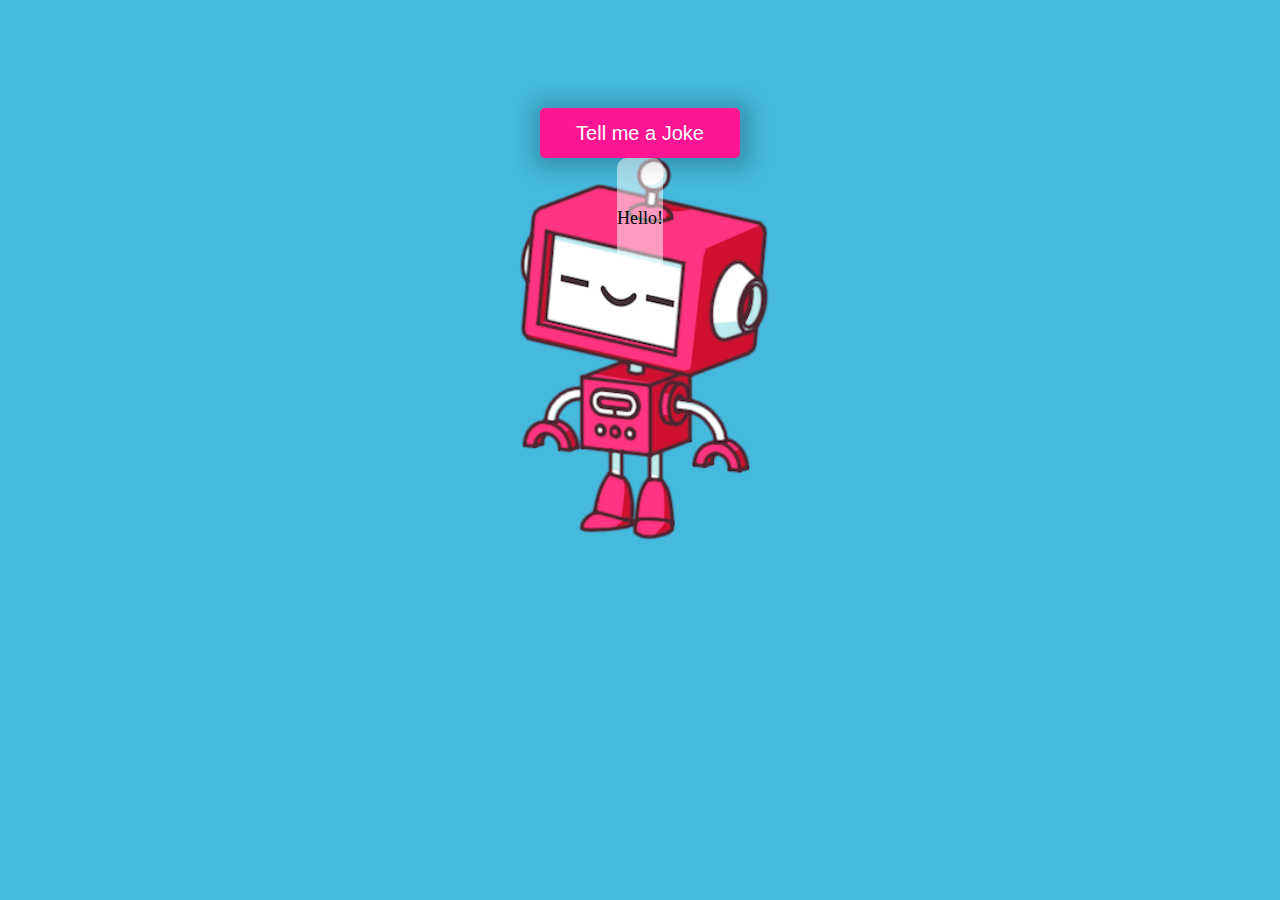
<file: joke_teller_sprint11/index.html>
<!DOCTYPE html>
<html lang="en">
  <head>
    <meta charset="UTF-8" />
    <meta name="viewport" content="width=device-width, initial-scale=1.0" />
    <link rel="icon" type="image/png" href="favicon.png" />
    <title>Joke Teller</title>
    <link rel="stylesheet" href="style.css" />
  </head>

  <body>
    <div class="container">
      <button id="button">Tell me a Joke</button>
      <div id="speech" class="speech-bubble">Hello!</div>
    </div>

    <script src="script.js"></script>
    <script src="voice.js"></script>
  </body>
</html>
</file>
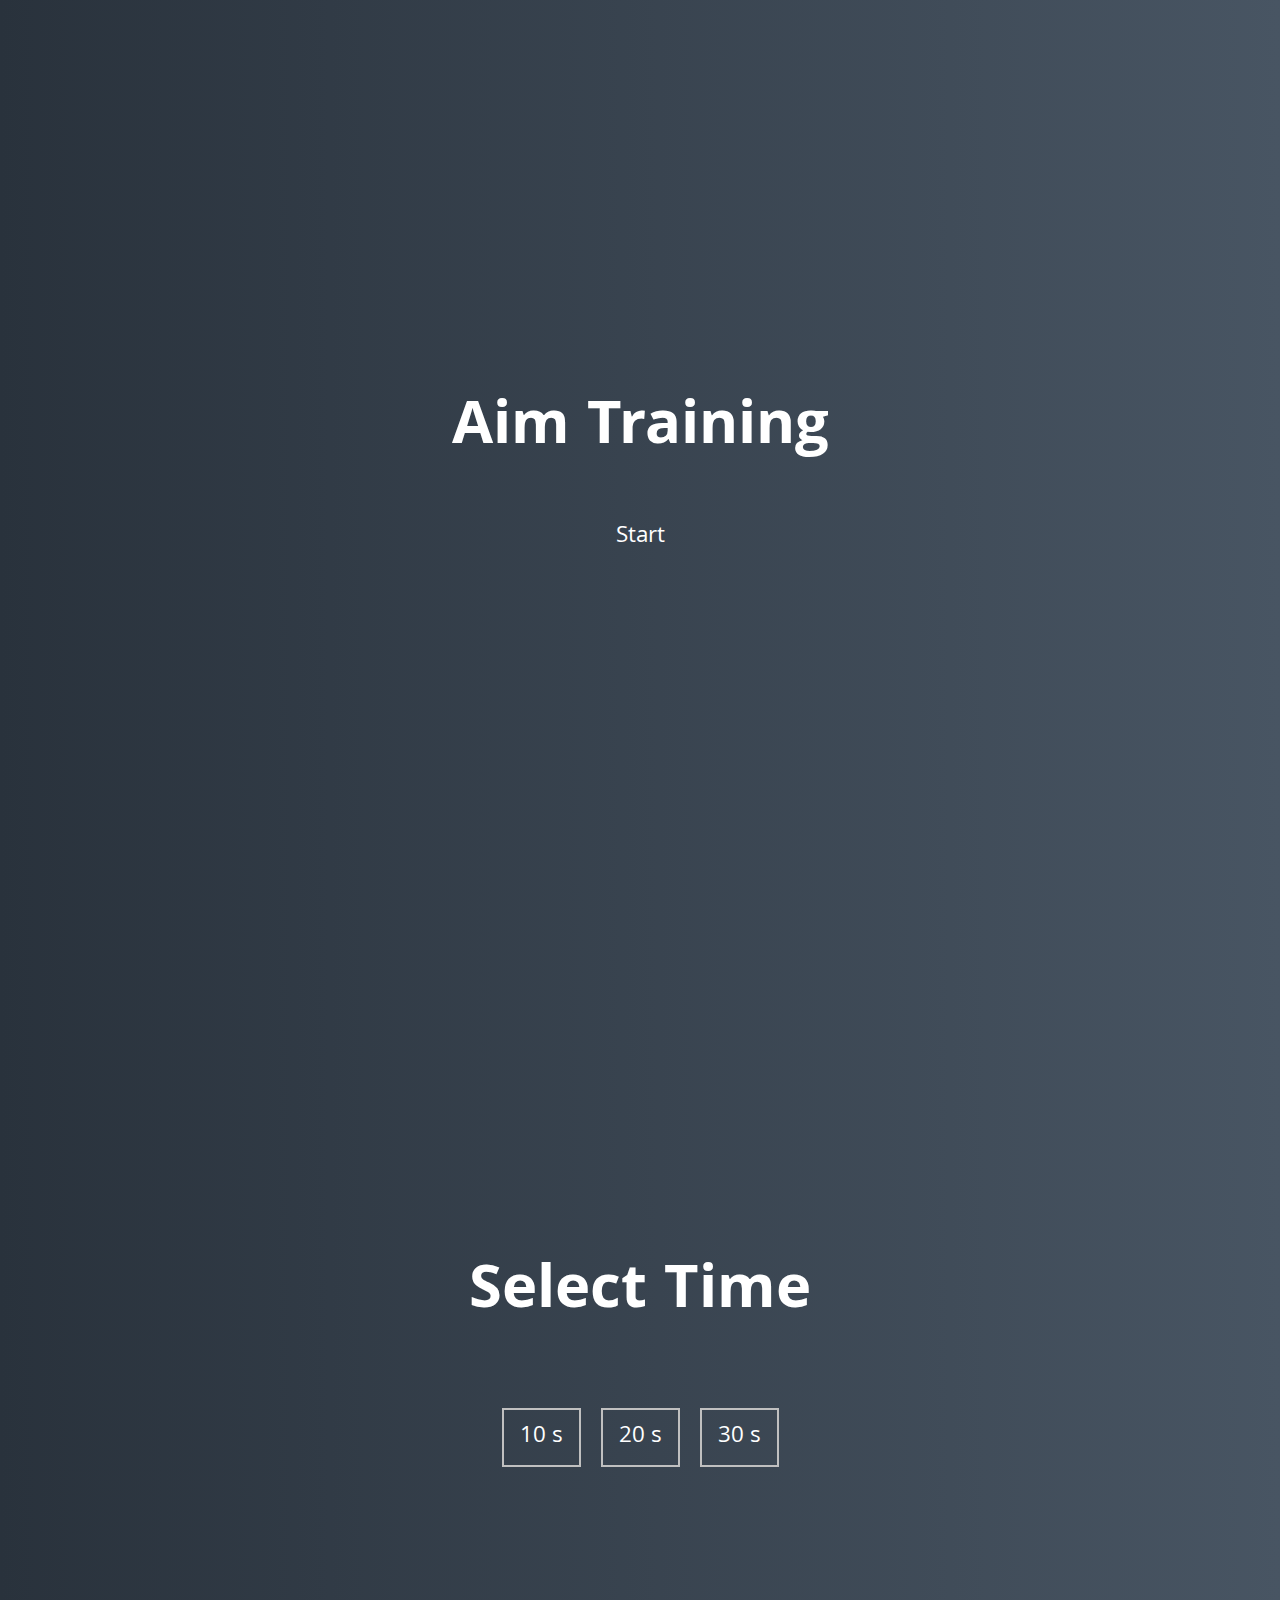
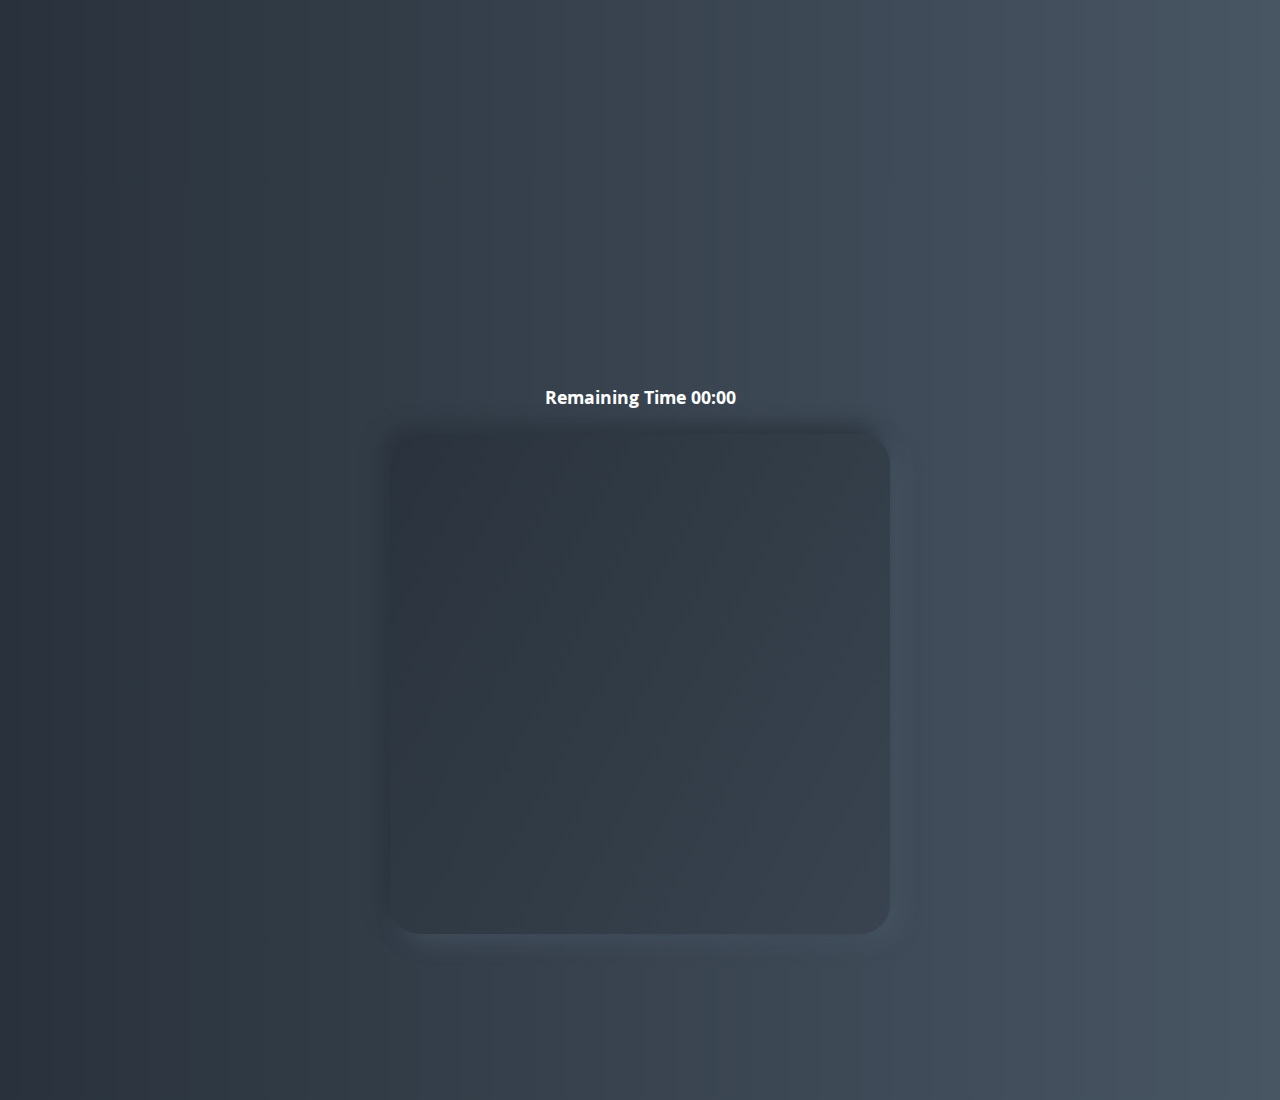
<file: sprint12-aim-trainer/index.html>
<!DOCTYPE html>
<html lang="en">
  <head>
    <meta charset="UTF-8" />
    <meta name="viewport" content="width=device-width, initial-scale=1.0" />
    <link rel="stylesheet" href="style.css" />
    <title>Aim Training | Project 5</title>
  </head>
  <body>
    <div class="screen">
      <h1>Aim Training</h1>
      <a href="#" class="start">Start</a>
    </div>

    <div class="screen">
      <h1>Select Time</h1>
      <ul class="time-list">
        <li>
          <button class="time-btn">10 s</button>
        </li>
        <li>
          <button class="time-btn">20 s</button>
        </li>
        <li>
          <button class="time-btn">30 s</button>
        </li>
      </ul>
    </div>

    <div class="screen">
      <h3>Remaining Time <span id="time">00:00</span></h3>
      <div class="board" id="board"></div>
    </div>

    <script src="script.js"></script>
  </body>
</html>
</file>
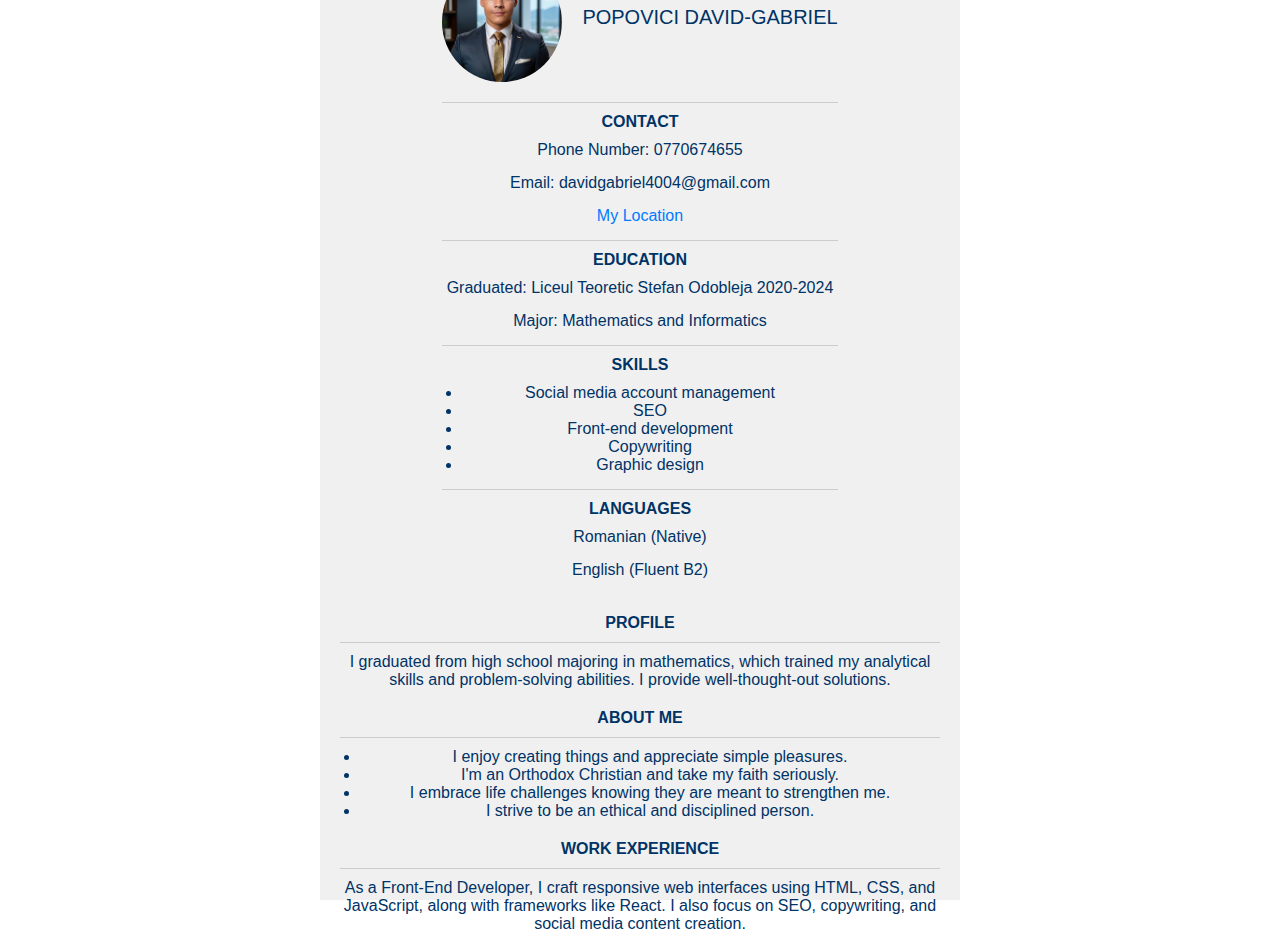
<file: sprint2/index.html>
<!DOCTYPE html>
<html lang="en">
  <head>
    <meta charset="UTF-8" />
    <meta name="viewport" content="width=device-width, initial-scale=1.0" />
    <title>CV</title>
    <link rel="stylesheet" href="styles.css" />
  </head>
  <body>
    <div class="outer-container">
      <!-- Left White Space (25%) -->
      <div class="left-space"></div>

      <!-- Main Content Section (50%) -->
      <div class="content">
        <div class="profile-section">
          <div class="profile-header">
            <img src="Upscale.jpg" alt="business photo" class="profile-img" />
            <div class="profile-name">POPOVICI DAVID-GABRIEL</div>
          </div>
          <hr />
          <h4>CONTACT</h4>
          <p>Phone Number: 0770674655</p>
          <p>Email: davidgabriel4004@gmail.com</p>
          <p>
            <a href="https://www.google.com/maps" class="location-link"
              >My Location</a
            >
          </p>
          <hr />
          <h4>EDUCATION</h4>
          <p>Graduated: Liceul Teoretic Stefan Odobleja 2020-2024</p>
          <p>Major: Mathematics and Informatics</p>
          <hr />
          <h4 id="left-align">SKILLS</h4>
          <ul>
            <li>Social media account management</li>
            <li>SEO</li>
            <li>Front-end development</li>
            <li>Copywriting</li>
            <li>Graphic design</li>
          </ul>
          <hr />
          <h4>LANGUAGES</h4>
          <p>Romanian (Native)</p>
          <p>English (Fluent B2)</p>
        </div>

        <div class="description-section">
          <h4>PROFILE</h4>
          <hr />
          <p>
            I graduated from high school majoring in mathematics, which trained
            my analytical skills and problem-solving abilities. I provide
            well-thought-out solutions.
          </p>
          <h4>ABOUT ME</h4>
          <hr />
          <ul>
            <li>I enjoy creating things and appreciate simple pleasures.</li>
            <li>I'm an Orthodox Christian and take my faith seriously.</li>
            <li>
              I embrace life challenges knowing they are meant to strengthen me.
            </li>
            <li>I strive to be an ethical and disciplined person.</li>
          </ul>
          <h4>WORK EXPERIENCE</h4>
          <hr />
          <p>
            As a Front-End Developer, I craft responsive web interfaces using
            HTML, CSS, and JavaScript, along with frameworks like React. I also
            focus on SEO, copywriting, and social media content creation.
          </p>
        </div>
      </div>

      <!-- Right White Space (25%) -->
      <div class="right-space"></div>
    </div>
  </body>
</html>
</file>
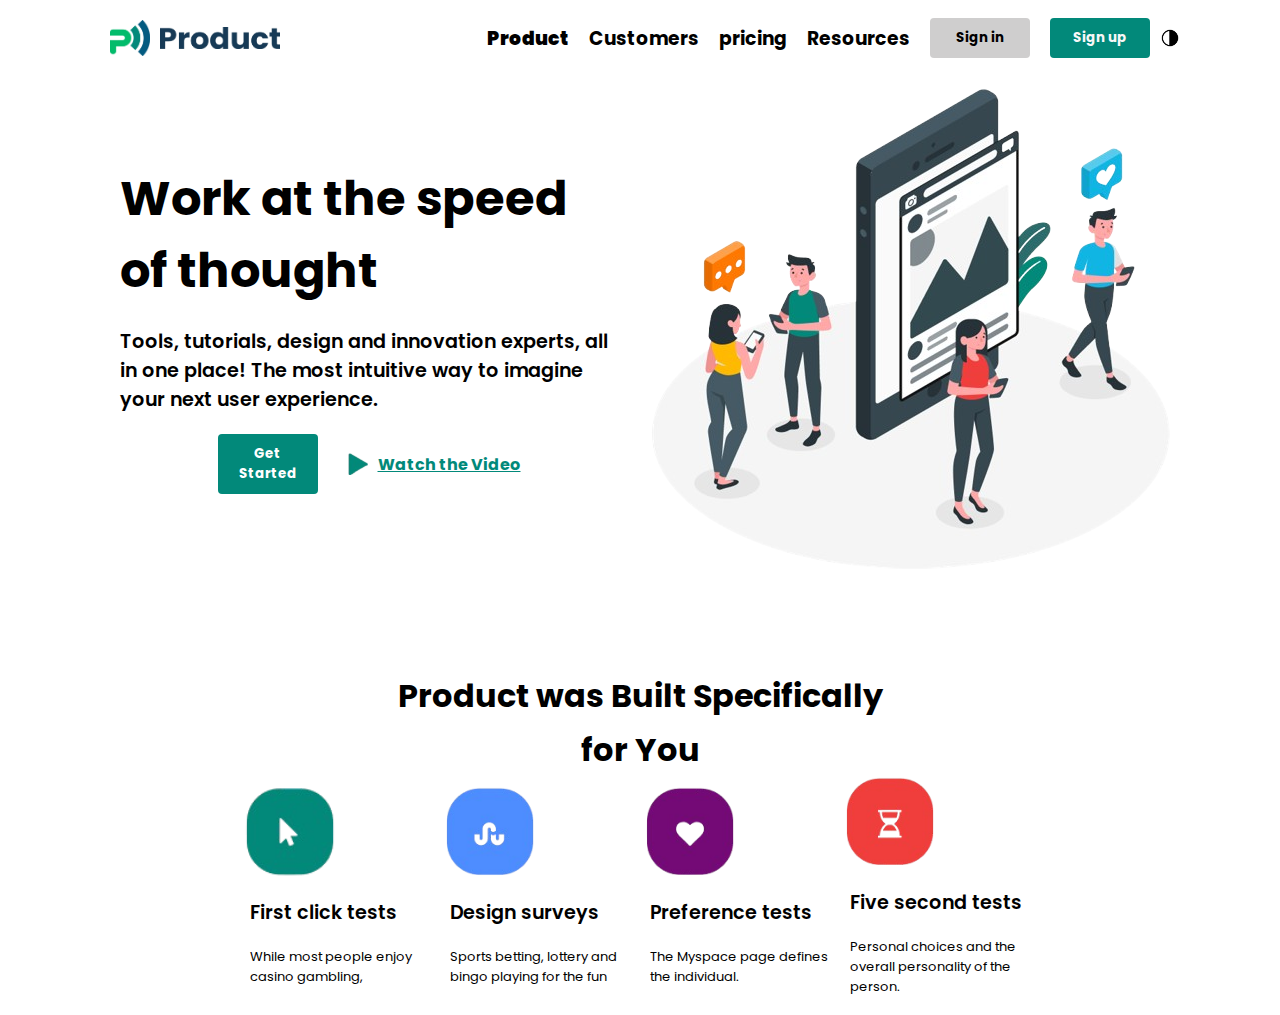
<file: sprint5_landingpage/index.html>
<!DOCTYPE html>
<html lang="en">
  <head>
    <meta charset="UTF-8" />
    <meta http-equiv="X-UA-Compatible" content="IE=edge" />
    <meta name="viewport" content="width=device-width, initial-scale=1.0" />
    <link rel="preconnect" href="https://fonts.googleapis.com" />
    <link rel="preconnect" href="https://fonts.gstatic.com" crossorigin />
    <link
      href="https://fonts.googleapis.com/css2?family=Poppins:ital,wght@0,100;0,200;0,300;0,400;0,500;0,600;0,700;0,800;0,900;1,100;1,200;1,300;1,400;1,500;1,600;1,700;1,800;1,900&display=swap"
      rel="stylesheet"
    />
    <title>Product</title>
    <link rel="stylesheet" href="styles.css" />
  </head>

  <body class="left-right">
    <!-- this is the nav -->
    <nav class="menu-container">
      <div class="logo">
        <img src="design\download (1).png" id="logo" />
        <img src="design\download.png" />
      </div>
      <div class="flex-center menu-items">
        <h3><b>Product</b></h3>
        <h3>Customers</h3>
        <h3>pricing</h3>
        <h3>Resources</h3>
        <div class="flex-center">
          <button class="sign-in">Sign in</button>
          <button class="sign-up">Sign up</button>
          <img class="night-img" src="design\download4.png" class="night" />
        </div>
      </div>
    </nav>
    <!-- this is the body  -->
    <div class="content-container">
      <!-- first part -->
      <div class="flex-center flex-column container-2">
        <h3 id="h3-header">Work at the speed of thought</h3>
        <h4>
          Tools, tutorials, design and innovation experts, all in one place! The
          most intuitive way to imagine your next user experience.
        </h4>
        <div class="flex-center play-size">
          <button class="get-started">Get Started</button>
          <img src="design\download (5).png" />
          <a href="https://www.example.com">Watch the Video</a>
        </div>
      </div>
      <div class="flex-image">
        <img src="design\download (2).png" />
      </div>
    </div>
    <!-- second part -->
    <div class="flex-center flex-column container-features oval">
      <h2>Product was Built Specifically</h2>
      <h2>for You</h2>
      <div class="flex-center">
        <div class="flex-center flex-column item flex-left-between">
          <img id="size-icon" src="design\image-removebg-preview (15).png" />
          <h4>First click tests</h4>
          <h6>While most people enjoy casino gambling,</h6>
        </div>
        <div class="flex-center flex-column item flex-left-between">
          <img id="size-icon" src="design\image-removebg-preview (16).png" />
          <h4>Design surveys</h4>
          <h6>Sports betting, lottery and bingo playing for the fun</h6>
        </div>
        <div class="flex-center flex-column item flex-left-between">
          <img id="size-icon" src="design\image-removebg-preview (17).png" />
          <h4>Preference tests</h4>
          <h6>The Myspace page defines the individual.</h6>
        </div>
        <div class="flex-center flex-column item flex-left-between">
          <img id="size-icon" src="design\image-removebg-preview (18).png" />
          <h4>Five second tests</h4>
          <h6>Personal choices and the overall personality of the person.</h6>
        </div>
      </div>
    </div>
  </body>
</html>
</file>
<file: joke_teller_sprint11/style.css>
body{ 
  background-color: #45BADD;
}

.container {
  background: url('robot.gif');
  background-repeat: no-repeat;
  display: flex;
  flex-direction: column;
  justify-content: top;
  align-items: center;
  background-position: center;
  background-size: contain;
  width: 100%;
  min-height: 500px;
  height: 100%;
  padding: 100px 0;
}

button { 
  cursor: pointer;
  width: 200px;
  background-color: deeppink;
  border: none;
  color: white;
  height: 50px;
  font-size: 20px;
  border-radius: 5px;
  box-shadow: 2px 2px 20px 10px rgba(0, 0, 0, 0.2);
}

.speech-bubble { 
  background-color: rgba(255, 255, 255, 0.5);
  padding: 30px;
  font-size: 18px;
  border-radius: 10px;
  padding: 50px 0;
}
</file>
<file: sprint12-aim-trainer/style.css>
@import url('https://fonts.googleapis.com/css?family=Khula&display=swap');

* {
  box-sizing: border-box;
}

body {
  color: #fff;
  font-family: 'Khula', sans-serif;
  height: 100vh;
  overflow: hidden;
  margin: 0;
  text-align: center;
}

a {
  color: #fff;
  text-decoration: none;
}

a:hover {
  color: #16D9E3;
}

.start {
  font-size: 1.5rem;
}

h1 {
  line-height: 1.4;
  font-size: 4rem;
}

.screen {
  display: flex;
  flex-direction: column;
  align-items: center;
  justify-content: center;
  height: 100vh;
  width: 100vw;
  transition: margin 0.5s ease-out;
  background: linear-gradient(90deg, #29323C 0%, #485563 100%);
}

.screen.up {
  margin-top: -100vh;
}

.time-list {
  display: flex;
  flex-wrap: wrap;
  justify-content: center;
  list-style: none;
  padding: 0;
}

.time-list li {
  margin: 10px;
}

.time-btn {
  background-color: transparent;
  border: 2px solid #C0C0C0;
  color: #fff;
  cursor: pointer;
  font-family: inherit;
  padding: .5rem 1rem;
  font-size: 1.5rem;
}

.time-btn:hover {
  border: 2px solid #16D9E3;
  color: #16D9E3;
}

.hide {
  opacity: 0;
}

.primary {
  color: #16D9E3;
}

.board {
  display: flex;
  justify-content: center;
  align-items: center;
  position: relative;
  width: 500px;
  height: 500px;
  background: linear-gradient(118.38deg, #29323C -4.6%, #485563 200.44%);
  box-shadow: -8px -8px 20px #2A333D, 10px 7px 20px #475462;
  border-radius: 30px;
  overflow: hidden;
}

.circle {
  background: linear-gradient(90deg, #16D9E3 0%, #30C7EC 47%, #46AEF7 100%);
  position: absolute;
  border-radius: 50%;
  cursor: pointer;
}

.circle {
  position: absolute;
  background: linear-gradient(90deg, #16D9E3 0%, #30C7EC 47%, #46AEF7 100%);
  border-radius: 50%;
  cursor: pointer;
  transition: transform 0.2s;
}

.circle:hover {
  transform: scale(1.1);
}
</file>
<file: sprint5_landingpage/styles.css>
.logo {
  display: flex;
  align-items: center;
  /* width: 300px; */
}

.logo img:nth-child(2) {
  width: 120px;
  height: auto;
}

.content-container-menu {
  display: flex;


}

body {
  margin-left: 100px;
  margin-right: 100px;
  /* background-color: ; */
}

.menu-container {
  display: flex;
  flex-direction: row;
  align-items: center;
  justify-content: space-between;
  flex-wrap: wrap;
  margin-bottom: 20px;
}

.content-container {
  /* min-width: 1120px; */
  display: flex;
  justify-content: space-between;
  margin: 10px;
  /* object-fit: contain;  */
  /* height: auto; */
  flex-wrap: wrap;
  align-items: center;


}

.nav .content-container img:nth-child(1) {
  width: 20;
  height: auto;
  margin: 10px;
  object-fit: contain;
}

.nav .content-container img:nth-child(2) {
  margin: 10px;
  width: 150px;
  height: auto;
  object-fit: contain;
}

.flex-center {
  display: flex;
  align-items: center;
}

.flex-column {
  flex-direction: column;
}

#logo {
  margin: 10px;
  width: 40px;
  /* height: auto;
  object-fit: contain;  */
}

h2 {
  font-family: Poppins;
  color: #000000;
  font-weight: bold;
  margin: 3px;
  font-size: xx-large;
}

h4 {
  font-family: Poppins, sans-serif;
  color: #000000;
  font-weight: 600;
  font-size: larger;
  margin: 10px;
}

h3 {
  font-family: Poppins;
  color: #000000;
  font-weight: bold;
  margin: 10px;
}

#h3-header {
  font-size: xxx-large;
}

h5 {
  font-family: Poppins;
  color: #000000;
  font-weight: bold;
  margin: 10px;
}

h6 {
  font-family: Poppins;
  color: #000000;
  font-weight: 400;
  font-size: small;
  margin: 10px;
}

a {
  font-family: Poppins;
  color: #02897A;
  font-weight: bold;
  text-decoration: underline;
  margin: 10px;
}

/* .left-margin{
  margin-left: 500px;
} */
.sign-in {
  font-weight: bold;
  font-family: Poppins, sans-serif;
  align-items: center;
  border-radius: 4px;
  cursor: pointer;
  width: 100px;
  object-fit: contain;
  height: auto;
  border: none;
  padding: 10px;
  background-color: rgb(207, 206, 206);
  border: 5px;
  font-weight: bold;
  margin: 10px;

}

.sign-up {
  color: #f8f8f8;
  font-weight: bold;
  font-family: Poppins, sans-serif;
  align-items: center;
  border-radius: 4px;
  cursor: pointer;
  width: 100px;
  object-fit: contain;
  height: auto;
  border: none;
  padding: 10px;
  background-color: #02897A;
  border: 4px;
  border-color: rgb(199, 123, 123);
  font-weight: bold;
  margin: 10px;

}

.night {
  margin: 10px;
  width: 20px;
  height: auto;
  object-fit: contain;
  border: 80px;
  border-color: #02897A;
}

.container-2 {
  width: 518px
}

.get-started {
  font-weight: bold;
  font-family: Poppins, sans-serif;
  align-items: center;
  border-radius: 4px;
  cursor: pointer;
  width: 100px;
  object-fit: contain;
  height: auto;
  border: none;
  padding: 10px;
  background-color: #02897A;
  border: 5px;
  font-weight: bold;
  margin: 10px;
  color: white;

}

.play-size img {
  width: 20px;
  margin-left: 20px;
}

.flex-image {
  display: flex;
  /* justify-content: flex-end; */
  /* margin-left: 350px;
margin-top: 80px; */
  align-self: stretch;

}

.flex-image>img {
  width: 100%;
  height: 100%;
}

.container-features {
  /* height: 543px; */
  margin-top: 100px;
}

.flex-left-between {
  display: flex;
  justify-content: space-between;
  align-items: flex-start;
  width: 200px;
}

#size-icon {
  width: 100px;
  height: auto;
}

.night-img {
  width: 20px;
}

.menu-items {
  flex-wrap: wrap;
}


.container-features>div {
  flex-wrap: wrap;
}


/* Mobile view */
@media only screen and (max-width: 700px) {
  .menu-container {
    flex-direction: column;
    margin-bottom: 0px;
    border-bottom: 1px solid #eaeaea;
  }

  .menu-items {
    flex-direction: column;
  }

  .night-img {
    display: none;
  }

  body {
    margin: 0px;
  }

  .container-2 {
    /* By default order is 0 for all elements. Set it to 1 (or greater) will move it to the end. */
    order: 1;
    text-align: center;
  }

  .container-features>div {
    flex-direction: column;
  }

  .container-features .item {
    align-items: center;
  }

  .content-container {
    justify-content: center;
  }
}
</file>
<file: sprint2/styles.css>
/* Reset margin and padding for all elements */
* {
  margin: 0;
  padding: 0;
  box-sizing: border-box;
}

body {
  font-family: Arial, sans-serif;
  background-color: white;
  height: 100vh;
  display: flex;
  justify-content: center;
  align-items: center;
}

/* Flexbox layout for 3 sections (25% - 50% - 25%) */
.outer-container {
  display: flex;
  width: 100vw;
  height: 100vh;
}

/* 25% left and right spaces */
.left-space,
.right-space {
  width: 25%;
  background-color: white;
}

/* 50% content area */
.content {
  width: 50%;
  padding: 20px;
  background-color: #f0f0f0;
  color: #003366;
  display: flex;
  flex-direction: column;
  justify-content: center;
  align-items: center;
}

/* Profile section styling */
.profile-header {
  display: flex;
  align-items: center;
  margin-bottom: 20px; /* Space between profile header and content */
}

.profile-img {
  display: block;
  margin-right: 20px; /* Space between image and name */
  width: 120px;
  height: 120px;
  border-radius: 50%;
  /* Ensure the image is visible by giving a top margin */
  margin-top: 10px; /* Adjust as needed */
}

.profile-name {
  font-size: 20px;
  color: #003366;
  display: flex;
  align-items: center; /* Align name vertically with the center of the image */
}

/* Styling for text and sections */
h4 {
  margin-bottom: 10px;
  color: #003366;
  text-align: center; /* Center text */
}

hr {
  border: none;
  border-top: 1px solid #ccc;
  margin: 10px 0;
}

p,
ul {
  margin-bottom: 15px;
  text-align: center; /* Center text */
}

ul {
  list-style-type: disc;
  padding-left: 20px;
}

.location-link {
  color: #007bff;
  text-decoration: none;
}

.location-link:hover {
  text-decoration: underline;
}

/* Description section styling */
.description-section h4 {
  margin-top: 20px;
  color: #003366;
  text-align: center; /* Center text */
}

.description-section hr {
  margin: 10px 0;
}

.description-section ul {
  padding-left: 20px;
  text-align: center; /* Center list items */
}
</file>
